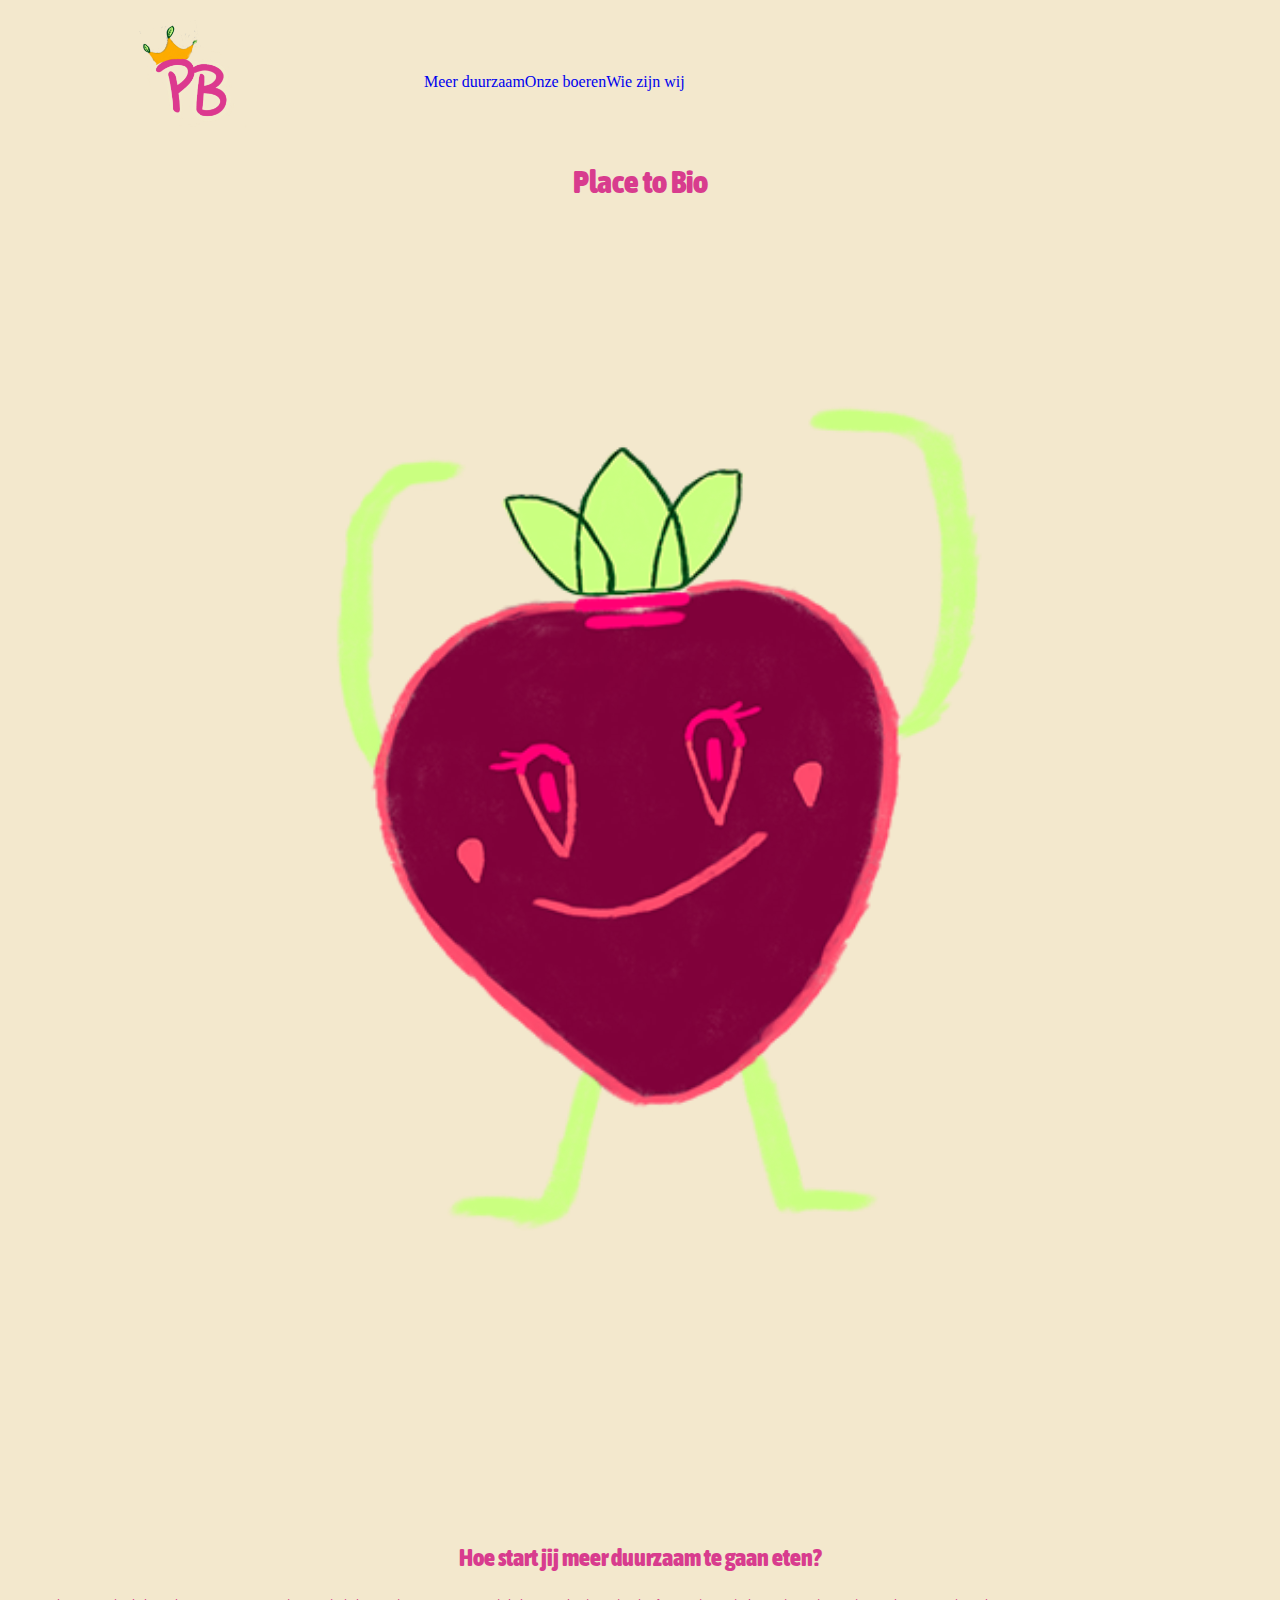
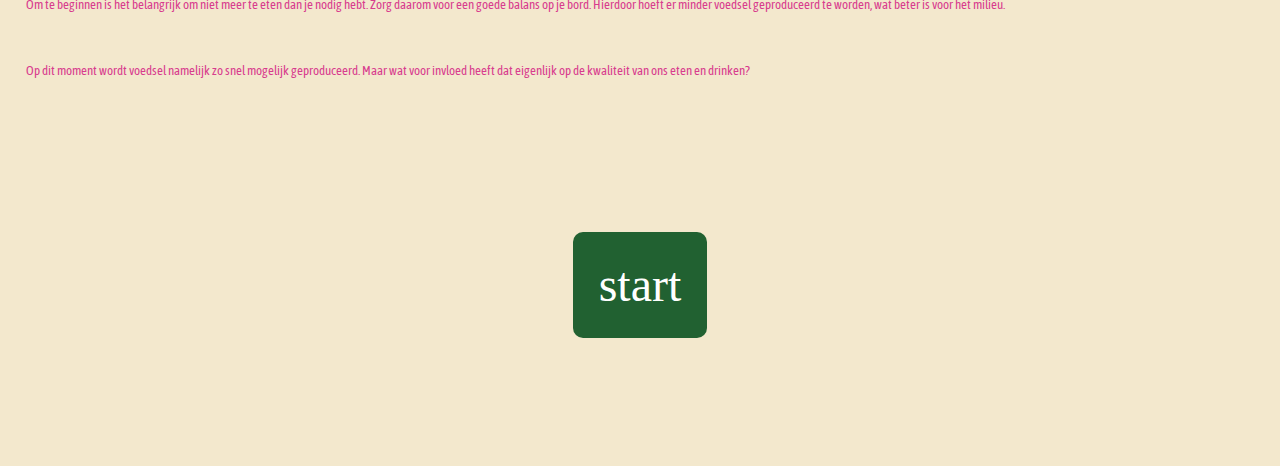
<file: Duurzamestadinternet/index.html>
<html lang="nl">
  <head>
    <title>Place-to-Bio</title>
    <link rel="stylesheet" href="style.css" />

  </head>

  <body>
    
    <header>
      <div>
        
          <a href="index.html">
            <img src="Afbeeldingen/place-to-bio-logo.png" alt="Roze P met een kroontje en Roze B als woordlogo van Place to Bio"/>
          </a>
        
      </div>
      <nav>
        <ul>
          <li><a href="meer-duurzaam.html">Meer duurzaam</a></li>
          <li><a href="onze-boeren.html">Onze boeren</a></li>
          <li><a href="wie-zijn-wij.html">Wie zijn wij</a></li>
        </ul>
      </nav>
    </header>
    <main>
      <h1>Place to Bio</h1>

      <img
        src="Afbeeldingen/aardbijhome.png"alt="Aardbij met een blij gezicht en beide handen in de lucht" />

      <h2>Hoe start jij meer duurzaam te gaan eten?</h2>

      <p>
        Om te beginnen is het belangrijk om niet meer te eten dan je nodig hebt.
        Zorg daarom voor een goede balans op je bord. Hierdoor hoeft er minder
        voedsel geproduceerd te worden, wat beter is voor het milieu.
      </p>
      <p>
        Op dit moment wordt voedsel namelijk zo snel mogelijk geproduceerd. Maar
        wat voor invloed heeft dat eigenlijk op de kwaliteit van ons eten en
        drinken?
      </p>
      <a href="meer-duurzaam.html" class="homebutton">start</a>
    </main>
  </body>
</html>
</file>
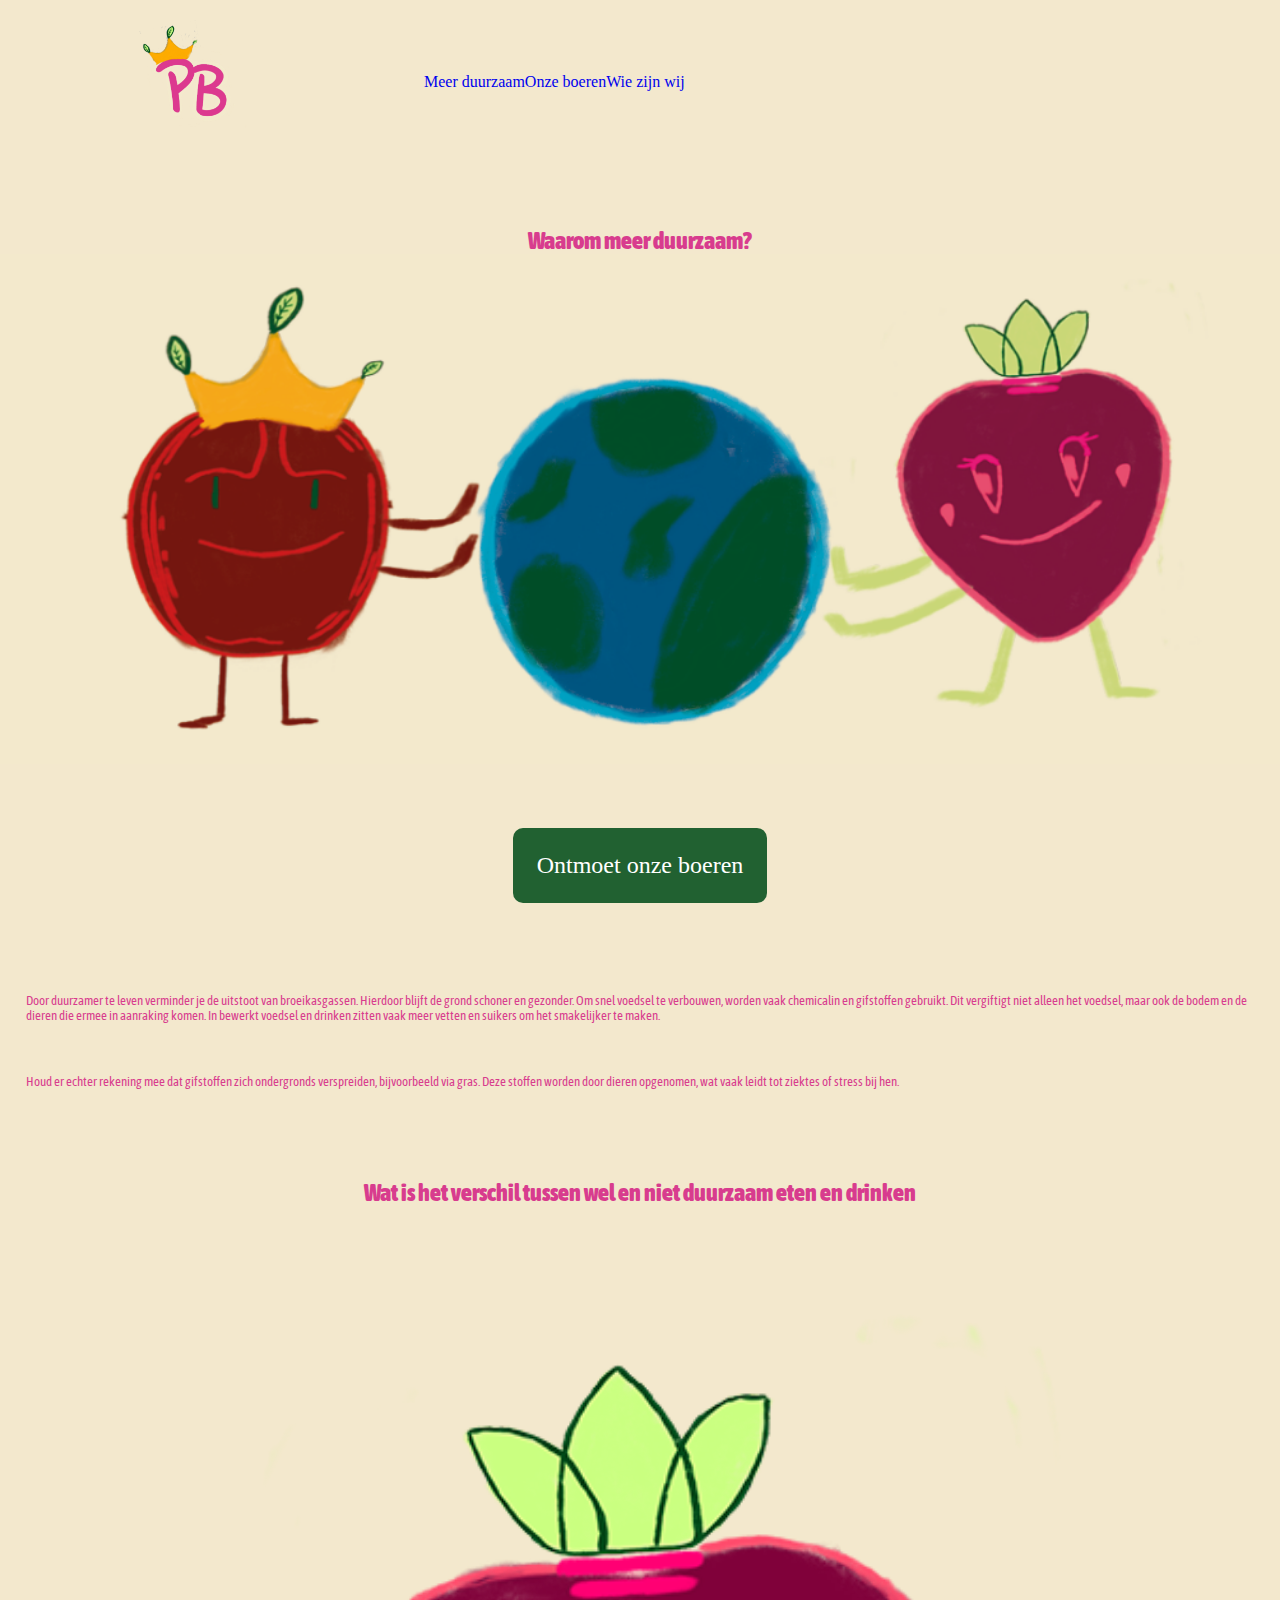
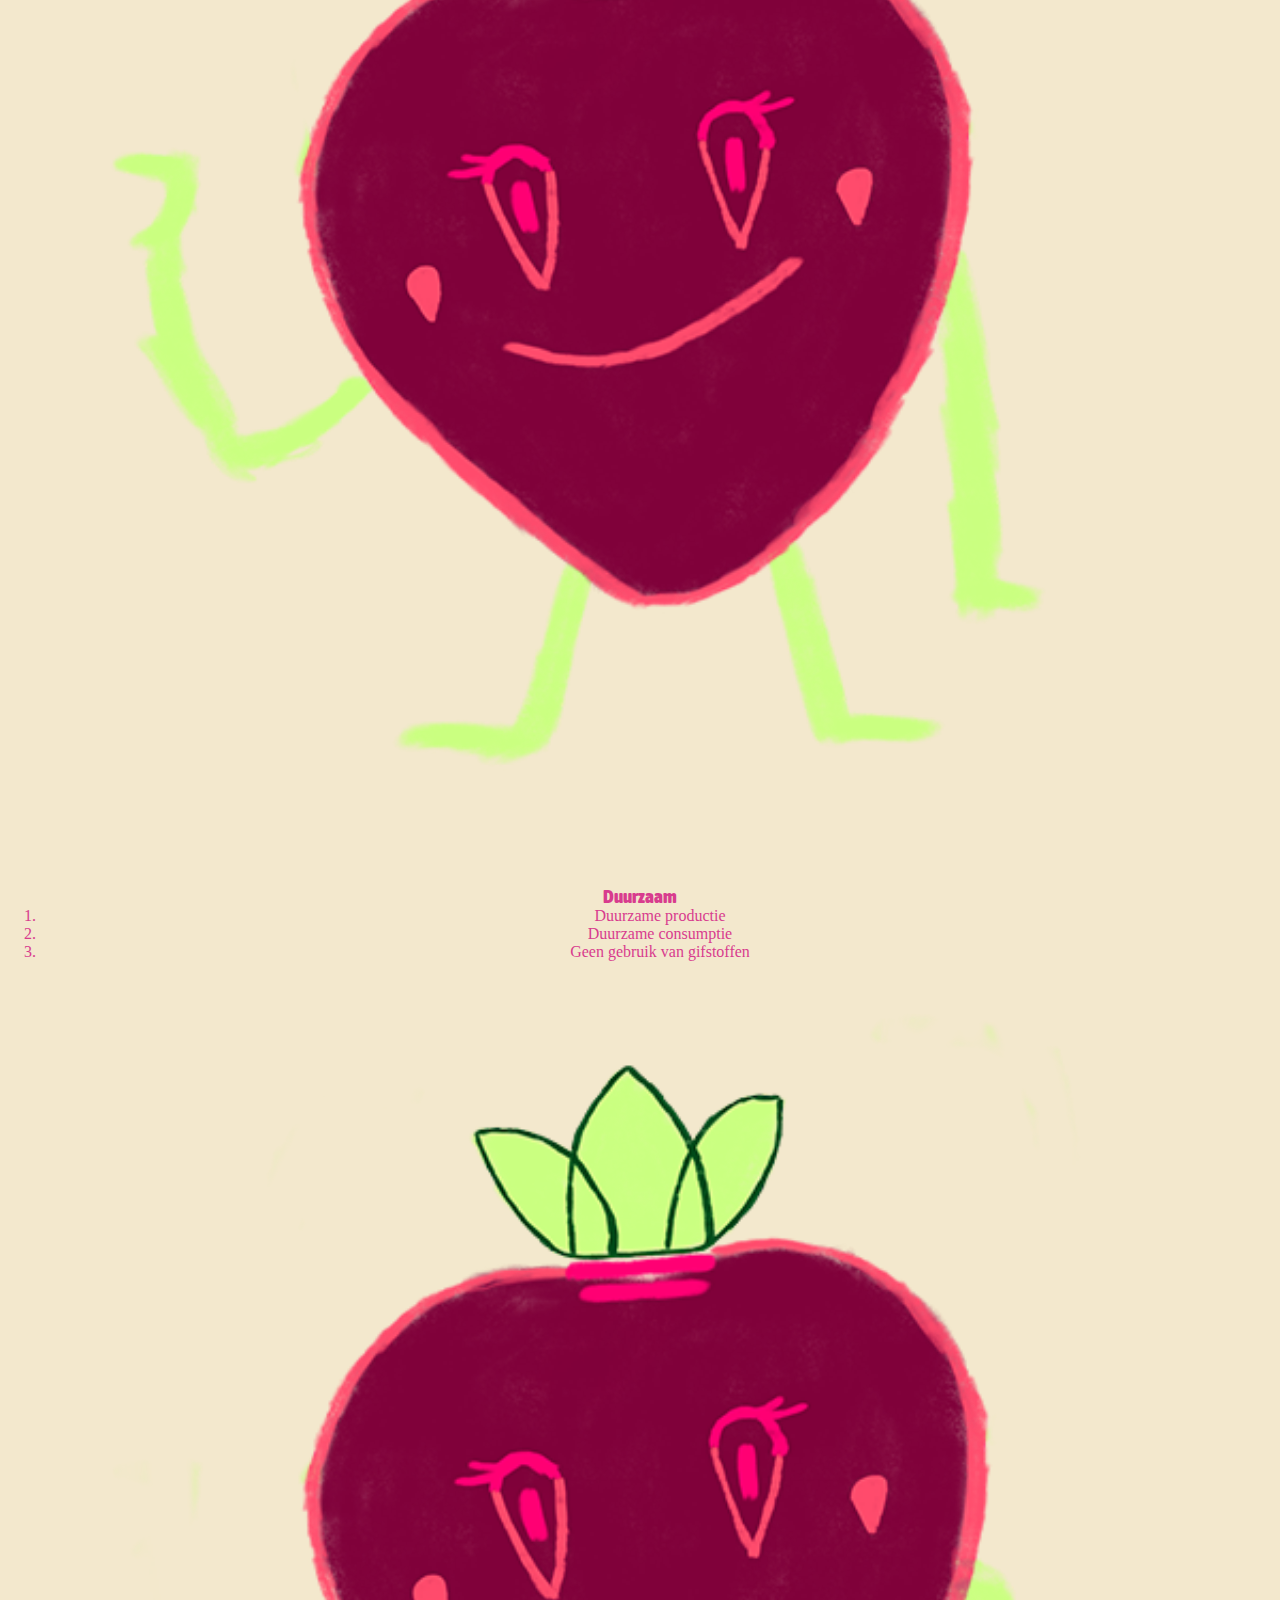
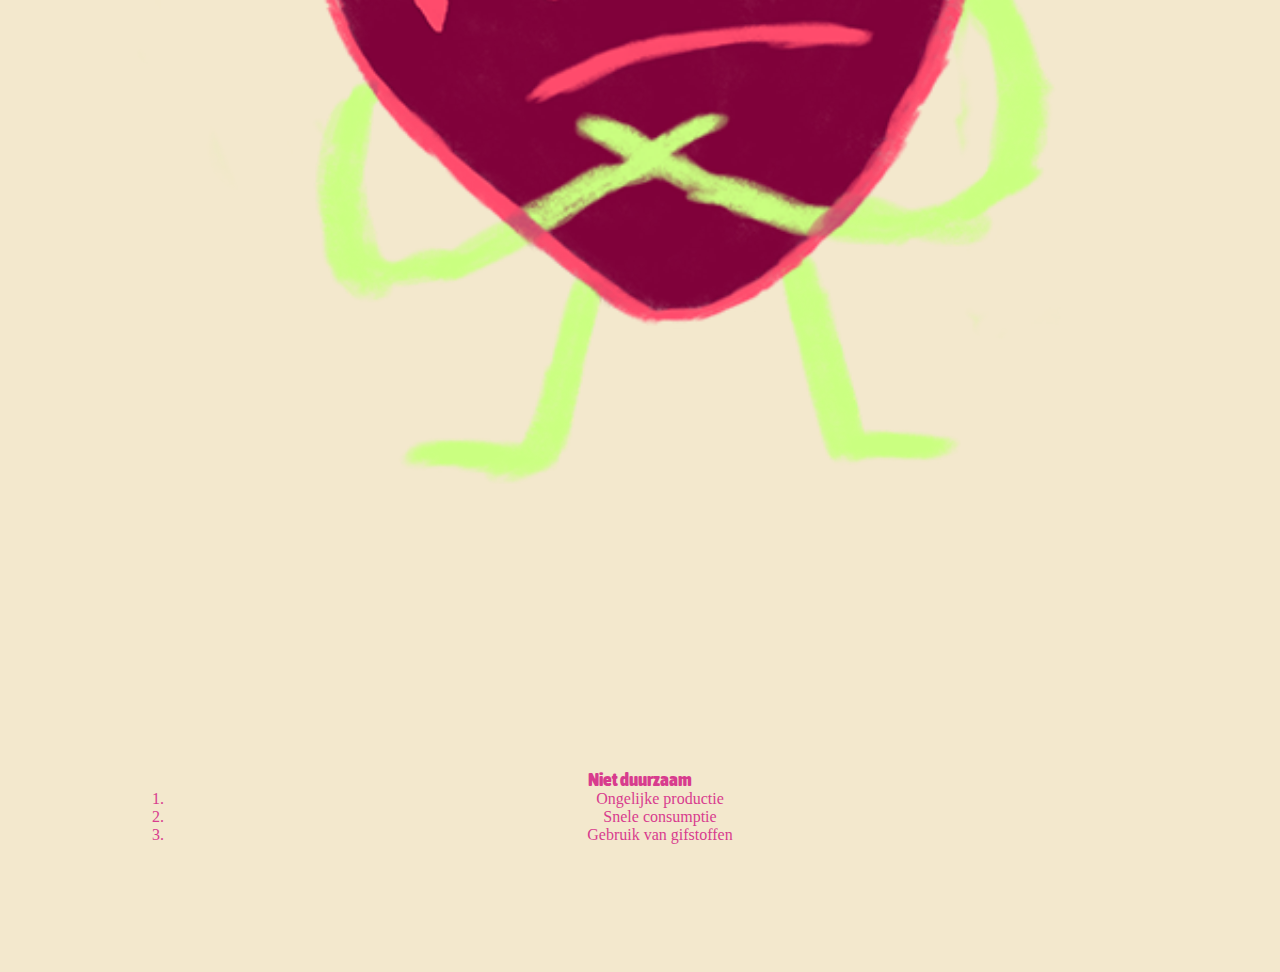
<file: Duurzamestadinternet/meer-duurzaam.html>
<html lang="nl">
  <head>
    <title>Place-to-Bio</title>
    <link rel="stylesheet" href="style.css" />
  </head>

  <body>
    <header>
      <div>
        
          <a href="index.html">
            <img
              src="Afbeeldingen/place-to-bio-logo.png"
              alt="Roze P met een kroontje en Roze B als woordlogo van Place to Bio"
            />
          </a>
        
      </div>
      <nav>
        <ul>
          <li><a href="meer-duurzaam.html">Meer duurzaam</a></li>
          <li><a href="onze-boeren.html">Onze boeren</a></li>
          <li><a href="wie-zijn-wij.html">Wie zijn wij</a></li>
        </ul>
      </nav>
    </header>

    <main>
      <h2>Waarom meer duurzaam?</h2>
      <img src="Afbeeldingen/meer-duurzaam-bio.png" alt="Appel en aarbij houden samen hun handen op een wereldbol en kijken met een lach er naar." />
      <a href="onze-boeren.html" class="boerenbutton">Ontmoet onze boeren</a>
      <p>
        Door duurzamer te leven verminder je de uitstoot van broeikasgassen.
        Hierdoor blijft de grond schoner en gezonder. Om snel voedsel te
        verbouwen, worden vaak chemicalin en gifstoffen gebruikt. Dit vergiftigt
        niet alleen het voedsel, maar ook de bodem en de dieren die ermee in
        aanraking komen. In bewerkt voedsel en drinken zitten vaak meer vetten
        en suikers om het smakelijker te maken.
      </p>

      <p>
        Houd er echter rekening mee dat gifstoffen zich ondergronds verspreiden,
        bijvoorbeeld via gras. Deze stoffen worden door dieren opgenomen, wat
        vaak leidt tot ziektes of stress bij hen.
      </p>

      <h2>Wat is het verschil tussen wel en niet duurzaam eten en drinken</h2>
      <img src="Afbeeldingen/welduurzaamaarbijen.png" alt="Aarbij kijkt blij en houd met een hand in de lucht " />

      <section class="duurzaameten">
        <h3>Duurzaam</h3>
        <ol>
          <li> Duurzame productie</li>
          <li> Duurzame consumptie</li>
          <li> Geen gebruik van gifstoffen</li>
        </ol>
      </section>

      <img src="Afbeeldingen/nietduurzaamaarbijen.png" alt=" Aardbij kijkt niet zo blij en houd haar handen over elkaar" />
      <section class="nietduurzaameten">
        <h3>Niet duurzaam</h3>
        <ol>
          <li> Ongelijke productie</li>
          <li> Snele consumptie</li>
          <li> Gebruik van gifstoffen</li>
        </ol>
      </section>

    </main>
  </body>
</html>
</file>
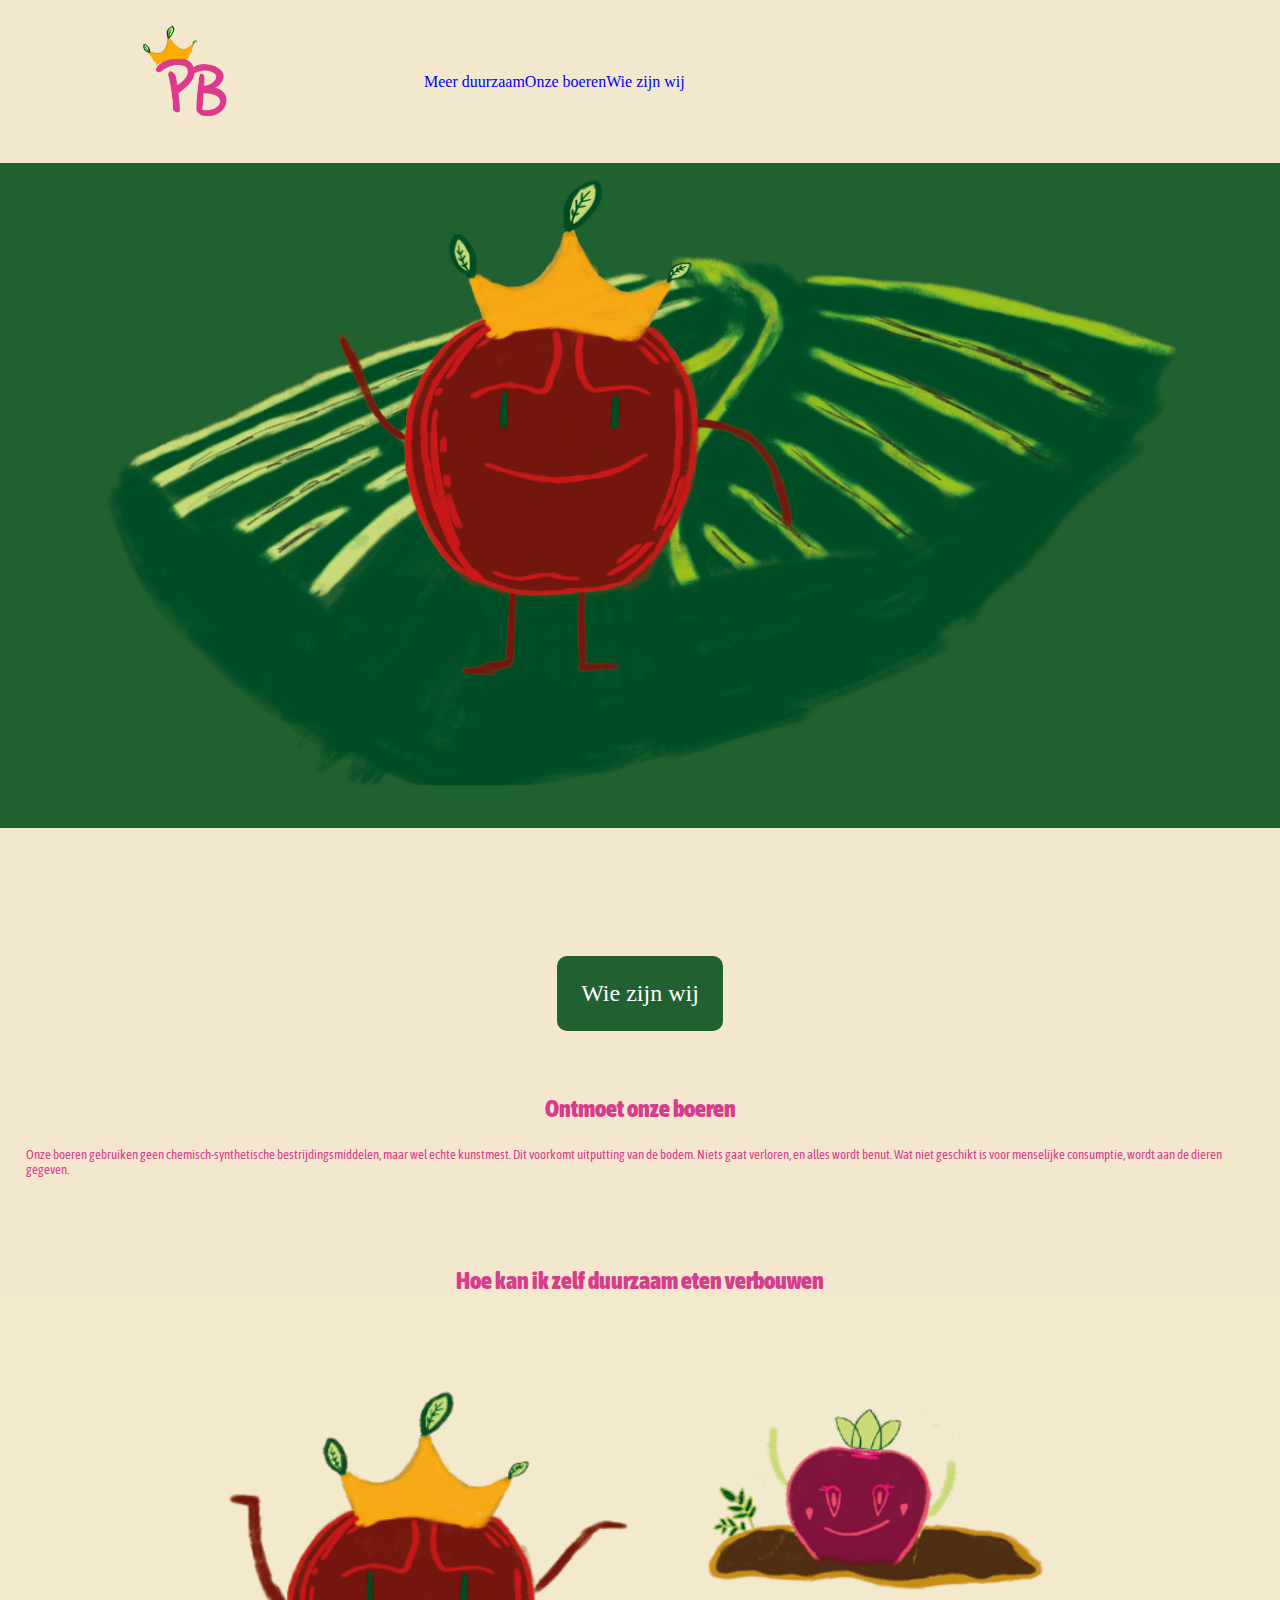
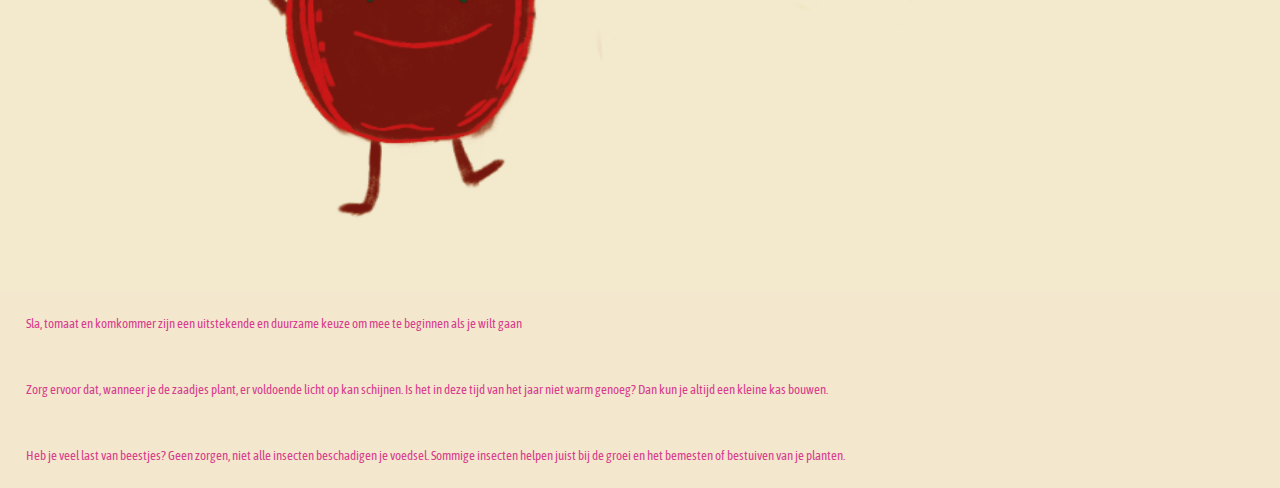
<file: Duurzamestadinternet/onze-boeren.html>
<html lang="nl">
  <head>
    <title>Place-to-Bio</title>
    <link rel="stylesheet" href="style.css" />
  </head>

  <body>
    <header>
      <div>
        
          <a href="index.html">
            <img src="Afbeeldingen/place-to-bio-logo.png" alt="Roze P met een
            kroontje en Roze B als woordlogo van Place to Bio"/>
          </a>
        
      </div>
      <nav>
        <ul>
          
          <li><a href="meer-duurzaam.html">Meer duurzaam</a></li>
          <li><a href="onze-boeren.html">Onze boeren</a></li>
          <li><a href="wie-zijn-wij.html">Wie zijn wij</a></li>

        </ul>
      </nav>
    </header>
<main>

<img src="Afbeeldingen/onzeboeren.png" alt="Appel staat op een weiland en kijkt met een lach en een hand in de lucht naar voren">

<a href="wie-zijn-wij.html" class="wiezijwij">Wie zijn wij</a>
<h2>Ontmoet onze boeren</h2>
<p>Onze boeren gebruiken geen 
    chemisch-synthetische bestrijdingsmiddelen, maar wel echte kunstmest. Dit voorkomt uitputting van de bodem. Niets gaat verloren, en alles wordt benut. Wat niet geschikt is voor menselijke consumptie, wordt aan de dieren gegeven.</p>

    <h2>Hoe kan ik zelf duurzaam eten verbouwen</h2>
<img src="Afbeeldingen/Duurzaam-eten-verbouwen-png.png" alt="Appel heeft beide handen in de lucht en kijkt lachend. Aardbij zit haard in aarde en heeft haar handen in de lucht met een lach op haar gezicht.">
<p> Sla, tomaat en komkommer zijn een uitstekende en duurzame keuze om mee te beginnen als je wilt gaan </p>
<p> Zorg ervoor dat, wanneer je de zaadjes plant, er voldoende licht op kan schijnen. Is het in deze tijd van het jaar niet warm genoeg? Dan kun je altijd een kleine kas bouwen.</p>
<p> Heb je veel last van beestjes? Geen zorgen, niet alle insecten beschadigen je voedsel. Sommige insecten helpen juist bij de groei en het bemesten of bestuiven van je planten.</p>


</main>
  </body>
</html>
</file>
<file: Duurzamestadinternet/style.css>
@import url('https://fonts.googleapis.com/css2?family=Asap+Condensed:ital,wght@0,200;0,300;0,400;0,500;0,600;0,700;0,800;0,900;1,200;1,300;1,400;1,500;1,600;1,700;1,800;1,900&family=DynaPuff:wght@400..700&display=swap');

@import url('https://fonts.googleapis.com/css2?family=Asap+Condensed:ital,wght@0,200;0,300;0,400;0,500;0,600;0,700;0,800;0,900;1,200;1,300;1,400;1,500;1,600;1,700;1,800;1,900&family=DynaPuff:wght@400..700&display=swap');



* { 
    
    margin: 0em; 
}

 ul li {
list-style-type: none;

}

body {
  background-color: #f3e8cd;
  text-align: center;
}


/* header a {
  color:#d83c8e;
  text-decoration:none ;
  font-size: 2em;
  /* width: calc(100vw - 11em); */
  

      
/* header {
    display: flex;
    align-items: center;
    flex-direction: row;
    width: 90%;  
} */

/* header ul  {
    display:flex;
    padding-left: 0;
    flex-direction: row;
    justify-content: space-between;  
    gap:1em
    
 } */


/* header nav {
    /* width: calc(100vw - 11em); */
    
 */ */



/* header img{
    width: 100px;
   
}


header nav a {
    
   /* width: calc(100vw - 11em); */
 */

 main{
    
    padding:0 4em;
 }

.duurzaameten{
    color: #d83c8e;
    justify-content: center;
 }

 .nietduurzaameten{
    
color: #d83c8e;
 justify-content: center;
padding: 10vw;

 }

 h1{
    color: #d83c8e;
    font-family: "Asap Condensed", serif;
  font-weight: 900;
  font-style: normal;
 }

 h2{
    
    margin-top: 5vw;
    color: #d83c8e;
    font-family: "Asap Condensed", serif;
    font-weight: 900;
    font-style: normal;
 }

 h3{
    justify-content: center;
    font-family: "Asap Condensed", serif;
    font-weight: 900;
    font-style: normal;
 }

 p{
    color: #d83c8e;
    padding: 2vw;
    font-size: smaller;
    text-align: left;
    font-family: "Asap Condensed", serif;
    font-weight: 400;
    font-style: normal;
    
 }

 .homebutton { 
    background-color: #216131; 
    border: non;
     color: white; 
     text-align: center; 
     text-decoration: none; 
     display: inline-block; 
     font-size: 3em; 
     border-radius: 10px;
     padding: 2vw;
     margin: 10vw;
     
}

.boerenbutton { 
    background-color: #216131; 
    border: none;
    color: white; 
    text-align: center; 
    text-decoration: none; 
    display: inline-block; 
    font-size: 1em; 
   border-radius: 10px;
   padding: 1em;
   font-size: x-large;
   margin: 5vw;
  
   
    
}

.wiezijwij { background-color: #216131; 
    border: none;
     color: white; 
     text-align: center; 
     text-decoration: none; 
     display: inline-block; 
     font-size: 1em; 
    border-radius: 10px;
    margin-top: 10vw;
    font-size: x-large;
    padding: 1em
    
}

.kaart{
    padding-bottom: 10em;
    padding-top: 5em;
}

header {
    width: 100%;
    display: flex;
    flex-direction: row;
}
header div {
    max-width: 30%;
}

header div img {
    width: 30%;
}

header nav {
    align-self: center;
}

header nav ul {
    display: flex;
    text-decoration: none;
}

header nav ul li a{
    text-decoration: none;

}


img {
    width: 100%;
   
}
</file>
